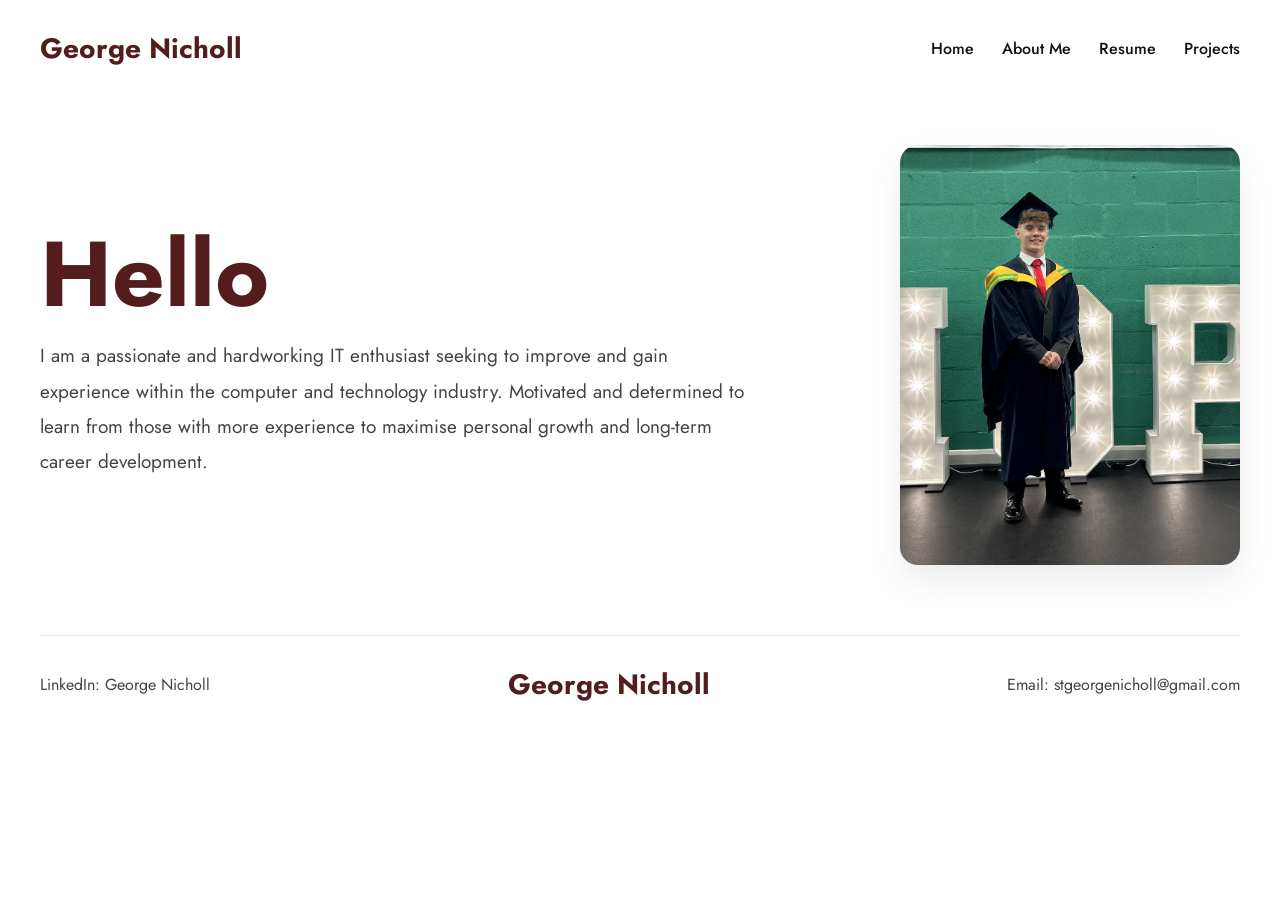
<file: index.html>
<!DOCTYPE html>
<html lang="en">
  <head>
    <meta charset="UTF-8" />
    <meta name="viewport" content="width=device-width, initial-scale=1.0" />
    <title>George Nicholl | Home</title>
    <link rel="stylesheet" href="./styles.css" />
  </head>
  <body>
    <section id="header">
      <div class="container">
        <nav>
          <div class="logo">
            <h1>George Nicholl</h1>
          </div>

          <ul class="nav-links">
            <li><a href="./index.html">Home</a></li>
            <li><a href="./about.html">About Me</a></li>
            <li><a href="./resume.html">Resume</a></li>
            <li><a href="./projects.html">Projects</a></li>
          </ul>

          <div class="menu-btn">☰</div>
          </div>
        </nav>
      </div>
    </section>

    <section id="about">
      <div class="container about-layout">
        <div class="about-content">
          <h1>Hello</h1>
          <p>
            I am a passionate and hardworking IT enthusiast seeking to improve
            and gain experience within the computer and technology industry.
            Motivated and determined to learn from those with more experience to
            maximise personal growth and long-term career development.
          </p>
        </div>

        <div class="about-img">
          <img src="./img/Graduation.jpeg" alt="George Nicholl graduation photo" />
        </div>
      </div>
    </section>

    <footer class="container">
      <ul class="footerlinks">
        <li><p>LinkedIn: <a href="https://www.linkedin.com/in/george-nicholl-92921b287/" 
          target="_blank" rel="noopener noreferrer">
          George Nicholl
          </a>
        </p>
      </li>
    </ul>
      

      <h1 class="logo">George Nicholl</h1>

      <p>Email: stgeorgenicholl@gmail.com</p>
    </footer>

    <script>
      const menuBtn = document.querySelector(".menu-btn");
      const navLinks = document.querySelector(".nav-links");

      menuBtn.addEventListener("click", function () {
        navLinks.classList.toggle("active");
      });
    </script>
  </body>
</html>
</file>
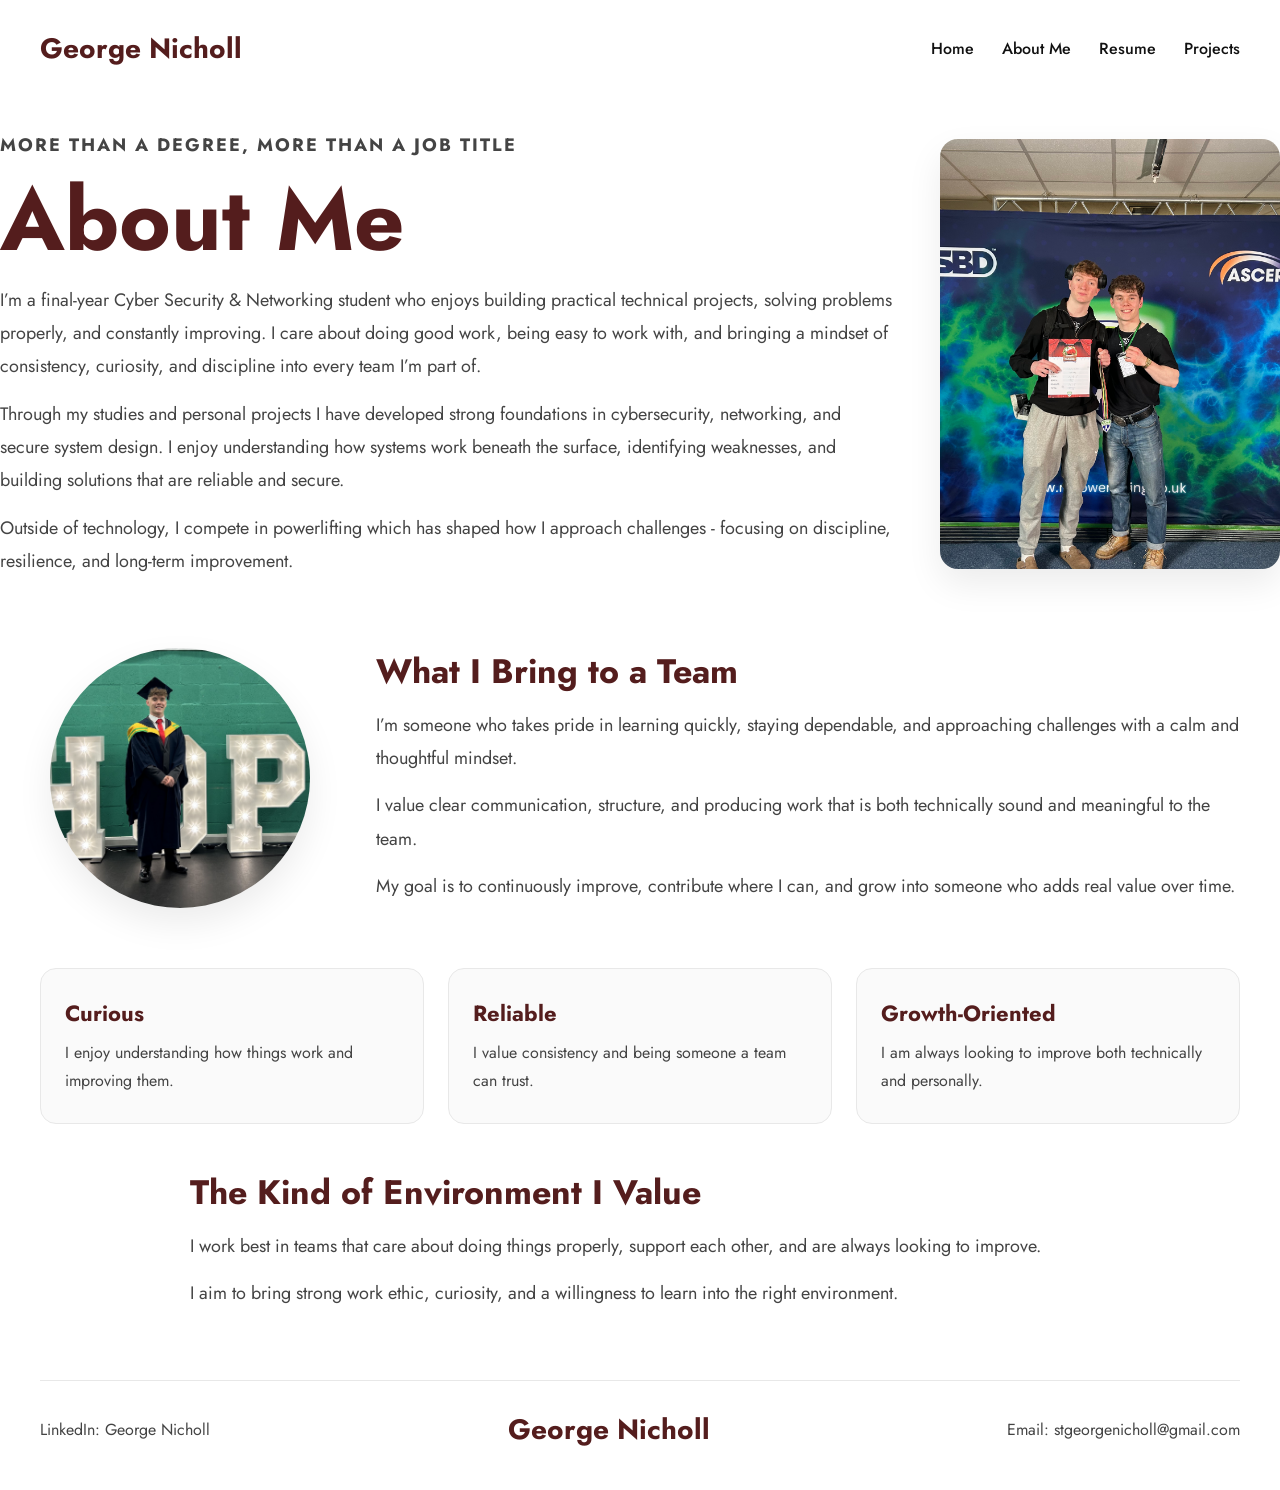
<file: about.html>
<!DOCTYPE html>
<html lang="en">
<head>
  <meta charset="UTF-8">
  <meta name="viewport" content="width=device-width, initial-scale=1.0">
  <title>George Nicholl | About</title>
  <link rel="stylesheet" href="./styles.css">
</head>

<body class="about-page">

<section id="about-header">
  <div class="container">

    <nav>
      <div class="logo">
        <h1>George Nicholl</h1>
      </div>

      <ul class="nav-links">
        <li><a href="./index.html">Home</a></li>
        <li><a href="./about.html">About Me</a></li>
        <li><a href="./resume.html">Resume</a></li>
        <li><a href="./projects.html">Projects</a></li>
      </ul>

      <div class="menu-btn">☰</div>
      </div>
    </nav>

    <!-- HERO SECTION -->
    <div class="about-hero">

      <!-- TEXT -->
      <div class="about-text">
        <p class="about-eyebrow">MORE THAN A DEGREE, MORE THAN A JOB TITLE</p>

        <h1>About Me</h1>

        <p class="about-intro">
          I’m a final-year Cyber Security & Networking student who enjoys
          building practical technical projects, solving problems properly,
          and constantly improving. I care about doing good work, being easy
          to work with, and bringing a mindset of consistency, curiosity,
          and discipline into every team I’m part of.
        </p>

        <p>
          Through my studies and personal projects I have developed strong
          foundations in cybersecurity, networking, and secure system design.
          I enjoy understanding how systems work beneath the surface, identifying
          weaknesses, and building solutions that are reliable and secure.
        </p>

        <p>
          Outside of technology, I compete in powerlifting which has shaped how
          I approach challenges - focusing on discipline, resilience, and long-term
          improvement.
        </p>
      </div>

      <!-- IMAGE -->
      <div class="about-photo">
        <img src="./img/xmas_classic.jpeg" alt="George Nicholl">
      </div>

    </div>

  </div>
</section>


<!-- WHAT I BRING -->
<section class="about-main container">

  <div class="about-image-wrap">
    <div class="about-img">
      <img src="./img/Graduation.jpeg" alt="George Nicholl">
    </div>
  </div>

  <div class="about-text">
    <h2>What I Bring to a Team</h2>

    <p>
      I’m someone who takes pride in learning quickly, staying dependable,
      and approaching challenges with a calm and thoughtful mindset.
    </p>

    <p>
      I value clear communication, structure, and producing work that is both
      technically sound and meaningful to the team.
    </p>

    <p>
      My goal is to continuously improve, contribute where I can, and grow into
      someone who adds real value over time.
    </p>

  </div>

</section>


<!-- VALUES -->
<section class="about-highlights container">

  <div class="highlight-card">
    <h3>Curious</h3>
    <p>I enjoy understanding how things work and improving them.</p>
  </div>

  <div class="highlight-card">
    <h3>Reliable</h3>
    <p>I value consistency and being someone a team can trust.</p>
  </div>

  <div class="highlight-card">
    <h3>Growth-Oriented</h3>
    <p>I am always looking to improve both technically and personally.</p>
  </div>

</section>


<!-- CLOSING -->
<section class="about-closing-section container">
  <h2>The Kind of Environment I Value</h2>

  <p>
    I work best in teams that care about doing things properly, support each
    other, and are always looking to improve.
  </p>

  <p>
    I aim to bring strong work ethic, curiosity, and a willingness to learn
    into the right environment.
  </p>
</section>


    <footer class="container">
      <ul class="footerlinks">
        <li><p>LinkedIn: <a href="https://www.linkedin.com/in/george-nicholl-92921b287/" 
          target="_blank" rel="noopener noreferrer">
          George Nicholl
          </a>
        </p>
      </li>
    </ul>
      

      <h1 class="logo">George Nicholl</h1>

      <p>Email: stgeorgenicholl@gmail.com</p>
    </footer>


<script>
  const menuBtn = document.querySelector(".menu-btn");
  const navLinks = document.querySelector(".nav-links");

  menuBtn.addEventListener("click", function () {
    navLinks.classList.toggle("active");
  });
</script>

</body>
</html>
</file>
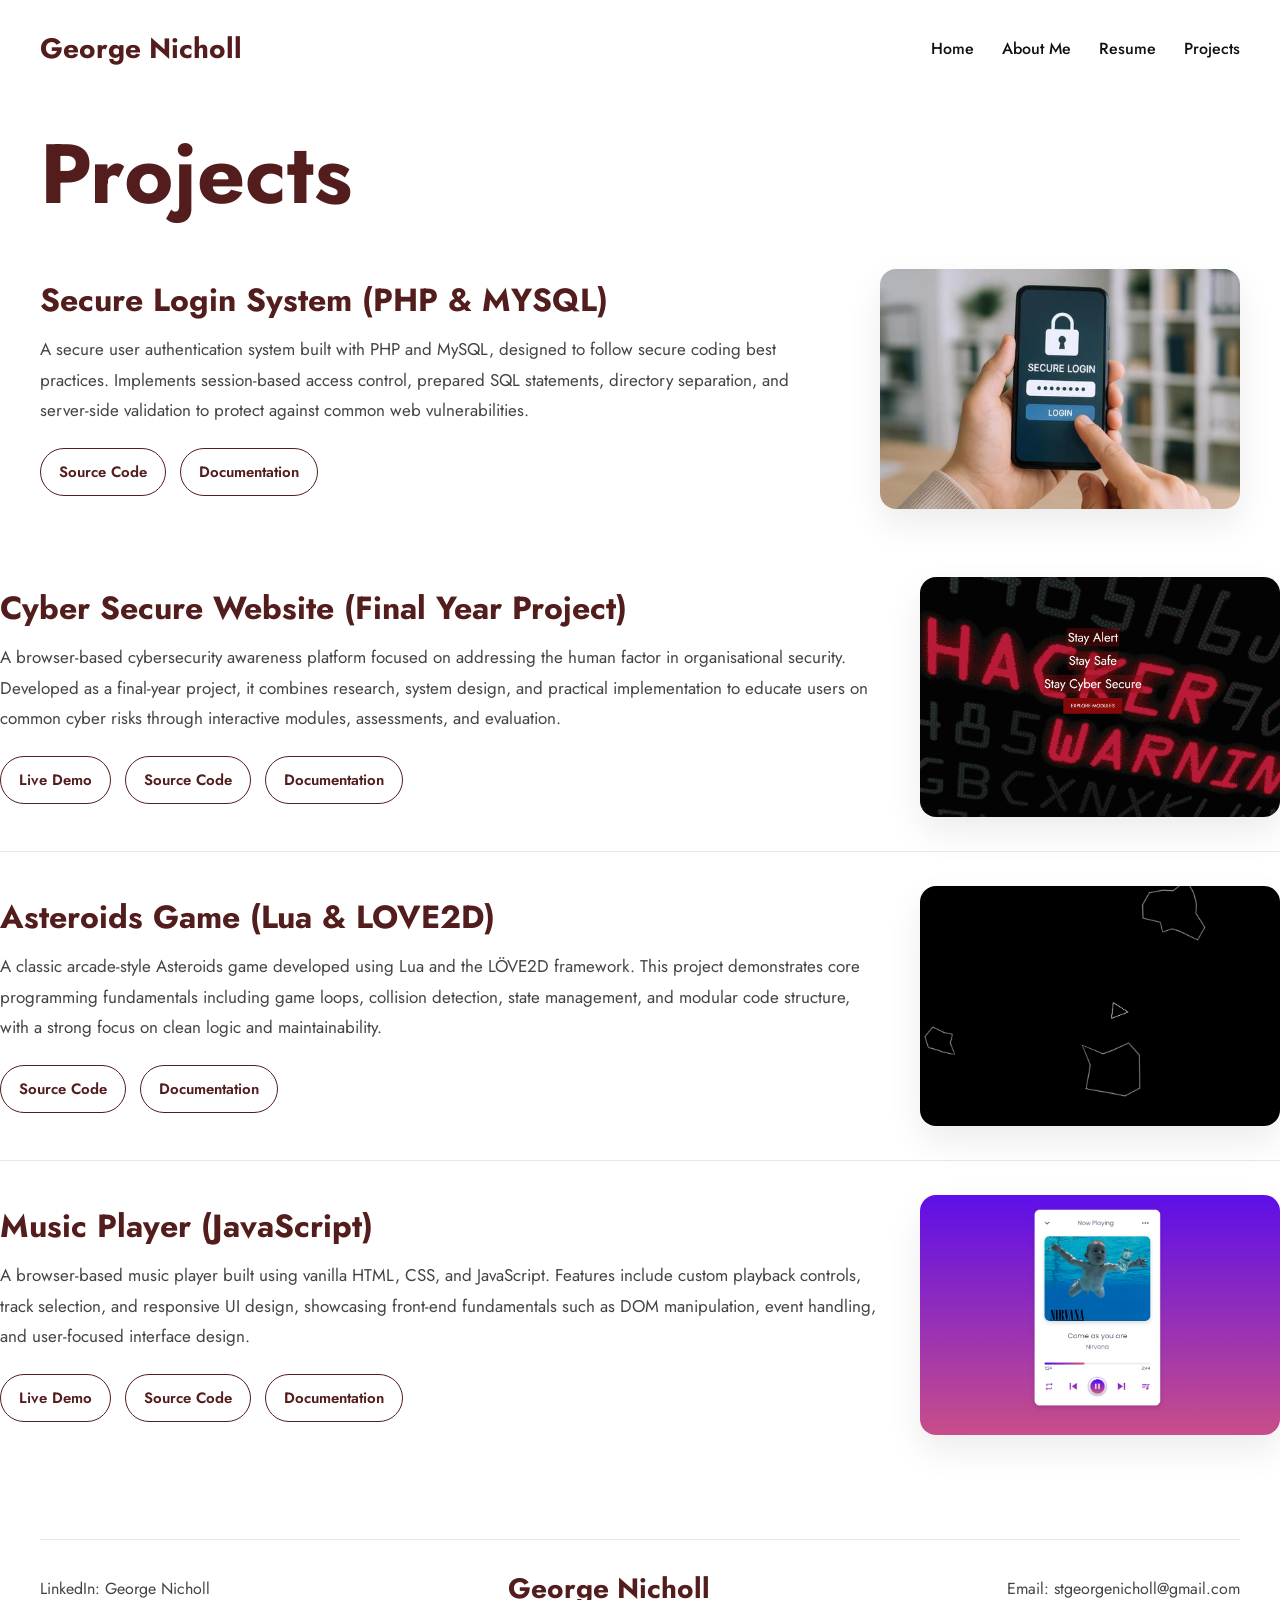
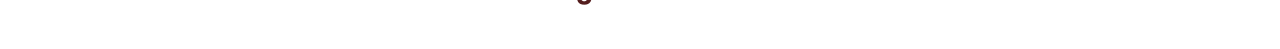
<file: projects.html>
<!DOCTYPE html>
<html lang="en">
  <head>
    <meta charset="UTF-8" />
    <meta name="viewport" content="width=device-width, initial-scale=1.0" />
    <title>George Nicholl | Projects</title>
    <link rel="stylesheet" href="./styles.css" />
  </head>
  <body class="projects-page">
    <section id="services-header">
      <div class="container">
        <nav>
          <div class="logo"><h1>George Nicholl</h1></div>
          <ul class="nav-links">
            <li><a href="./index.html">Home</a></li>
            <li><a href="./about.html">About Me</a></li>
            <li><a href="./resume.html">Resume</a></li>
            <li><a href="./projects.html">Projects</a></li>
          </ul>
          <div class="menu-btn">☰</div>
        </nav>

        <div class="header-content">
          <h1>Projects</h1>
        </div>
      </div>
    </section>

    <section id="services-section">
      <div class="container">
        <div class="service">
          <div class="content">
            <h1>Secure Login System (PHP & MYSQL)</h1>
            <p>
              A secure user authentication system built with PHP and MySQL, designed 
              to follow secure coding best practices. Implements session-based access 
              control, prepared SQL statements, directory separation, and server-side 
              validation to protect against common web vulnerabilities.
            </p>

            <div class="project-actions">
              <a href="https://github.com/GeorgeNicholl01/Secure-Login-System" target="_blank" rel="noopener noreferrer" class="primary-btn">
                Source Code
              </a>

              <a href="PDF's/Secure Login Documentation.pdf" target="_blank" rel="noopener noreferrer" class="primary-btn">
                Documentation
              </a>
            </div>
          </div>

          <img src="img/securelogin.jpeg" alt="Secure Login System Screenshot" />
        </div>
      </div>

        <div class="service">
          <div class="content">
            <h1>Cyber Secure Website (Final Year Project)</h1>
            <p>
              A browser-based cybersecurity awareness platform focused on addressing the 
              human factor in organisational security. Developed as a final-year project, 
              it combines research, system design, and practical implementation to educate 
              users on common cyber risks through interactive modules, assessments, and evaluation.
            </p>

            <div class="project-actions">
              <a href="https://georgenicholl01.github.io/Cyber-Secure/" target="_blank" rel="noopener noreferrer" class="primary-btn">
                Live Demo
              </a>

              <a href="https://github.com/GeorgeNicholl01/Cyber-Secure" target="_blank" rel="noopener noreferrer" class="primary-btn">
                Source Code
              </a>

              <a href="PDF's/Cyber Secure Website Documentation.pdf" target="_blank" rel="noopener noreferrer" class="primary-btn">
                Documentation
              </a>
            </div>
          </div>

          <img src="img/CyberSecure.png" alt="Cyber Secure Screenshot" />
        </div>

        <div class="service">
          <div class="content">
            <h1>Asteroids Game (Lua & LOVE2D)</h1>
            <p>
              A classic arcade-style Asteroids game developed using Lua and the LÖVE2D framework. 
              This project demonstrates core programming fundamentals including game loops, 
              collision detection, state management, and modular code structure, with a strong 
              focus on clean logic and maintainability.
            </p>

            <div class="project-actions">
              <a href="https://github.com/GeorgeNicholl01/Asteroids-LOVE2D" target="_blank" rel="noopener noreferrer" class="primary-btn">
                Source Code
              </a>

              <a href="PDF's/Asteroids Documentation.pdf" target="_blank" rel="noopener noreferrer" class="primary-btn">
                Documentation
              </a>
            </div>
          </div>

          <img src="./img/asteroids.png" alt="Asteroids Game Screenshot" />
        </div>

        <div class="service">
          <div class="content">
            <h1>Music Player (JavaScript)</h1>
            <p>
              A browser-based music player built using vanilla HTML, CSS, and JavaScript. 
              Features include custom playback controls, track selection, and responsive UI 
              design, showcasing front-end fundamentals such as DOM manipulation, event 
              handling, and user-focused interface design.
            </p>

            <div class="project-actions">
              <a href="https://georgenicholl01.github.io/Music-Player/" target="_blank" rel="noopener noreferrer" class="primary-btn">
                Live Demo
              </a>

              <a href="https://github.com/GeorgeNicholl01/Music-Player" target="_blank" rel="noopener noreferrer" class="primary-btn">
                Source Code
              </a>

              <a href="PDF's/Music Player Documentation.pdf" target="_blank" rel="noopener noreferrer" class="primary-btn">
                Documentation
              </a>
            </div>
          </div>

          <img src="img/musicplayer.png" alt="Music Player Screenshot" />
        </div>
    </section>

     <footer class="container">
      <ul class="footerlinks">
        <li><p>LinkedIn: <a href="https://www.linkedin.com/in/george-nicholl-92921b287/" 
          target="_blank" rel="noopener noreferrer">
          George Nicholl
          </a>
        </p>
      </li>
    </ul>
      

      <h1 class="logo">George Nicholl</h1>

      <p>Email: stgeorgenicholl@gmail.com</p>
    </footer>

    <script>
      const menuBtn = document.querySelector(".menu-btn");
      const navLinks = document.querySelector(".nav-links");

      menuBtn.addEventListener("click", () => {
        navLinks.classList.toggle("active");
      });
    </script>
  </body>
</html>
</file>
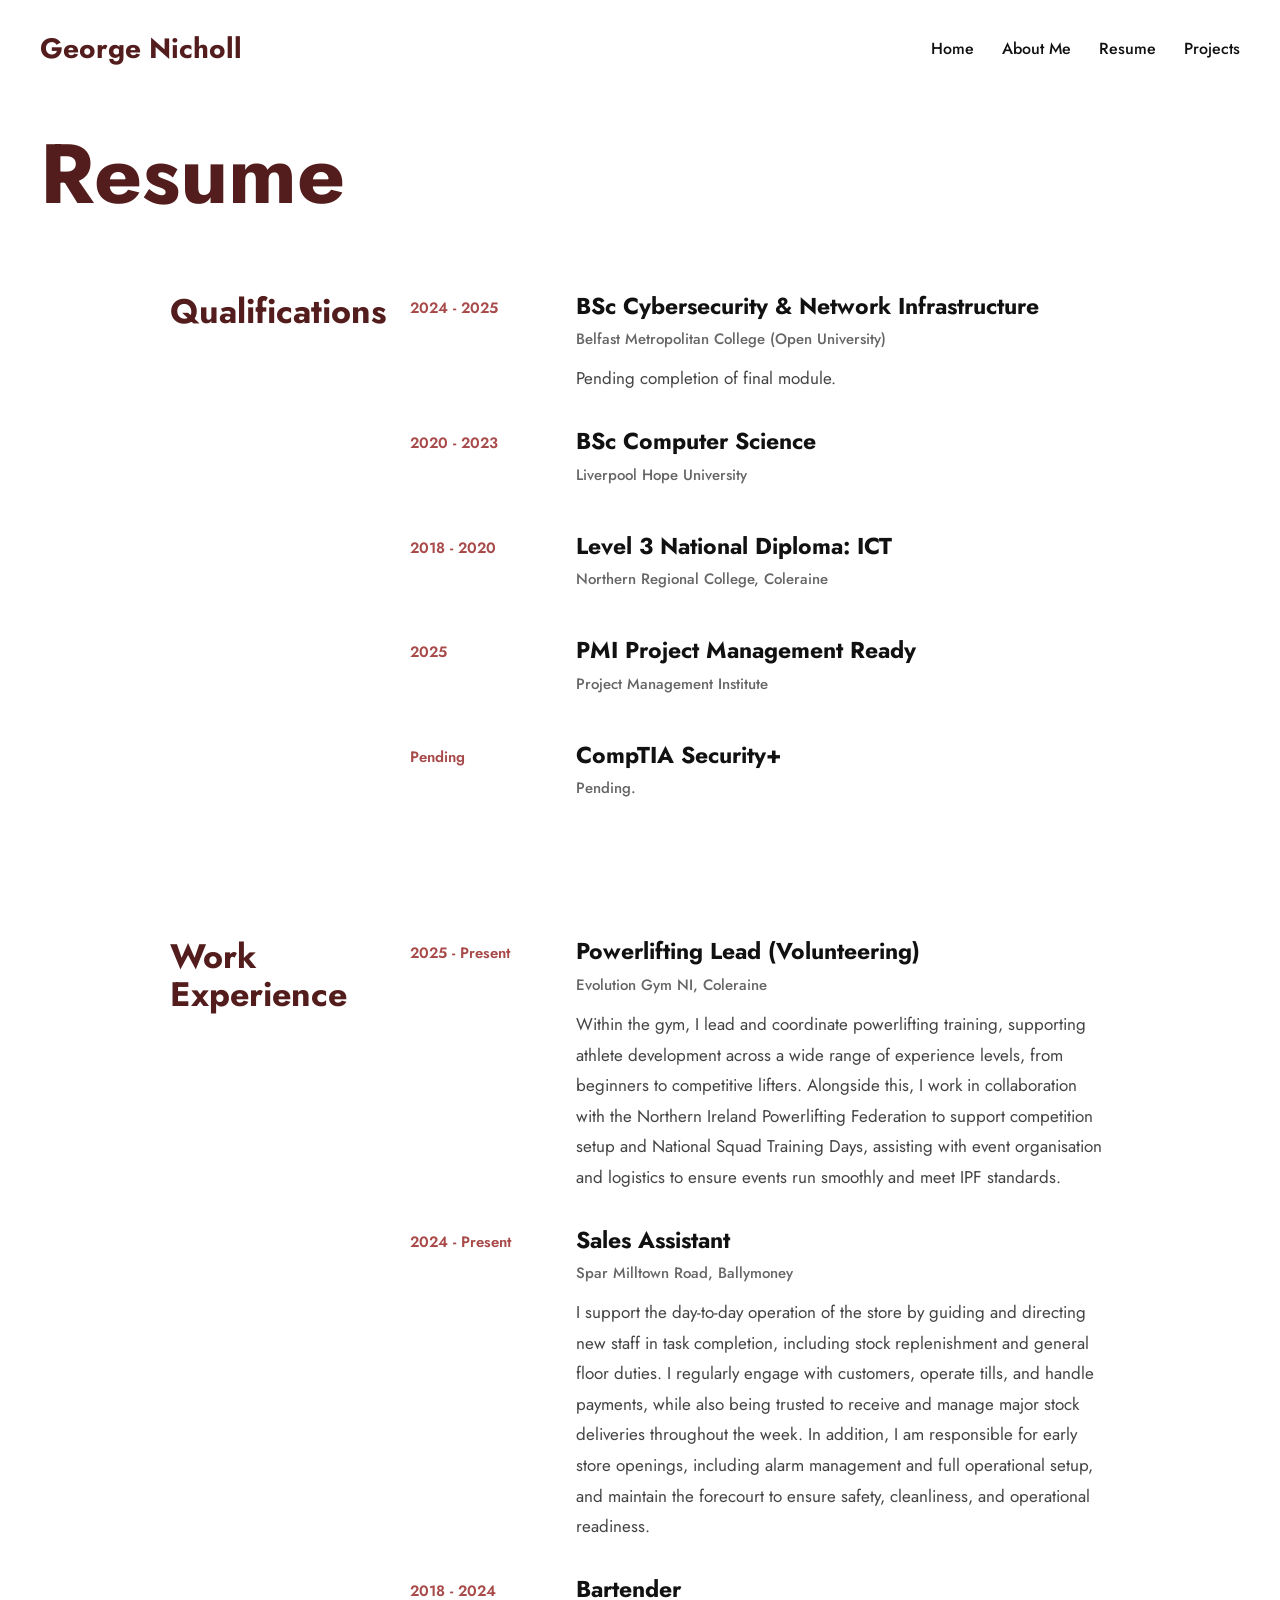
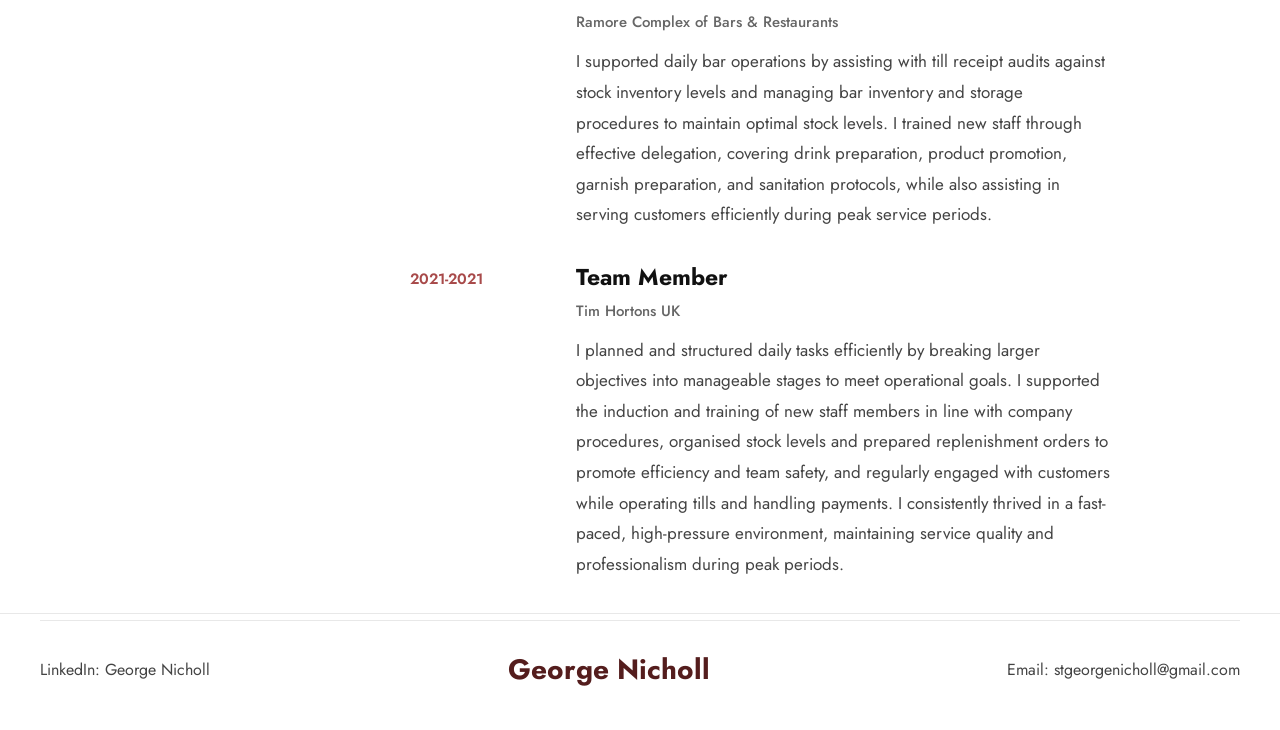
<file: resume.html>
<!DOCTYPE html>
<html lang="en">
  <head>
    <meta charset="UTF-8" />
    <meta name="viewport" content="width=device-width, initial-scale=1.0" />
    <title>George Nicholl | Resume</title>
    <link rel="stylesheet" href="./styles.css" />
  </head>

  <body class="resume-page">

  

    <!-- Header / Nav -->
    <section id="about-header">
      <div class="container">
        <nav>
          <div class="logo"><h1>George Nicholl</h1></div>
          <ul class="nav-links">
            <li><a href="./index.html">Home</a></li>
            <li><a href="./about.html">About Me</a></li>
            <li><a href="./resume.html">Resume</a></li>
            <li><a href="./projects.html">Projects</a></li>
          </ul>
          <div class="menu-btn">☰</div>
        </nav>

        <div class="header-content">
          <h1>Resume</h1>
        </div>
      </div>
    </section>

    <!-- Resume Content -->
    <main class="resume container">

            <!-- EDUCATION / QUALIFICATIONS -->
      <section class="resume-section">
        <div class="resume-left">
          <h2>Qualifications</h2>
        </div>

        <div class="resume-right">
          <div class="resume-entries">
            <article class="resume-entry">
              <div class="resume-dates">2024 - 2025</div>
              <div class="resume-details">
                <h3>BSc Cybersecurity & Network Infrastructure</h3>
                <p class="meta">Belfast Metropolitan College (Open University)</p>
                <p>Pending completion of final module.</p>
              </div>
            </article>

            <article class="resume-entry">
              <div class="resume-dates">2020 - 2023</div>
              <div class="resume-details">
                <h3>BSc Computer Science</h3>
                <p class="meta">Liverpool Hope University</p>
              </div>
            </article>

            <article class="resume-entry">
              <div class="resume-dates">2018 - 2020</div>
              <div class="resume-details">
                <h3>Level 3 National Diploma: ICT</h3>
                <p class="meta">Northern Regional College, Coleraine</p>
              </div>
            </article>

            <article class="resume-entry">
              <div class="resume-dates">2025</div>
              <div class="resume-details">
                <h3>PMI Project Management Ready</h3>
                <p class="meta">Project Management Institute</p>
              </div>
            </article>

            <article class="resume-entry">
              <div class="resume-dates">Pending</div>
              <div class="resume-details">
                <h3>CompTIA Security+</h3>
                <p class="meta">Pending.</p>
              </div>
            </article>
          </div>
        </div>
      </section>
    </main>

      <!-- WORK EXPERIENCE -->
      <section class="resume-section">
        <div class="resume-left">
          <h2>Work<br />Experience</h2>
        </div>

        <div class="resume-right">
          <div class="resume-entries">
            <article class="resume-entry">
              <div class="resume-dates">2025 - Present</div>
              <div class="resume-details">
                <h3>Powerlifting Lead (Volunteering)</h3>
                <p class="meta">Evolution Gym NI, Coleraine</p>
                <p>
                  Within the gym, I lead and coordinate powerlifting training,
                  supporting athlete development across a wide range of experience levels,
                  from beginners to competitive lifters. Alongside this, I work in
                  collaboration with the Northern Ireland Powerlifting Federation to support
                  competition setup and National Squad Training Days, assisting with event
                  organisation and logistics to ensure events run smoothly and meet IPF standards.
                </p>
              </div>
            </article>

            <article class="resume-entry">
              <div class="resume-dates">2024 - Present</div>
              <div class="resume-details">
                <h3>Sales Assistant</h3>
                <p class="meta">Spar Milltown Road, Ballymoney</p>
                <p>
                  I support the day-to-day operation of the store by guiding and directing
                  new staff in task completion, including stock replenishment and general floor
                  duties. I regularly engage with customers, operate tills, and handle
                  payments, while also being trusted to receive and manage major stock deliveries
                  throughout the week. In addition, I am responsible for early store openings,
                  including alarm management and full operational setup, and maintain the
                  forecourt to ensure safety, cleanliness, and operational readiness.
                </p>
              </div>
            </article>

            <article class="resume-entry">
              <div class="resume-dates">2018 - 2024</div>
              <div class="resume-details">
                <h3>Bartender</h3>
                <p class="meta">Ramore Complex of Bars & Restaurants</p>
                <p>
                  I supported daily bar operations by assisting with till receipt audits against
                  stock inventory levels and managing bar inventory and storage procedures to
                  maintain optimal stock levels. I trained new staff through effective
                  delegation, covering drink preparation, product promotion, garnish preparation,
                  and sanitation protocols, while also assisting in serving customers efficiently
                  during peak service periods.
                </p>
              </div>
            </article>

            <article class="resume-entry">
              <div class="resume-dates">2021-2021</div>
              <div class="resume-details">
                <h3>Team Member</h3>
                <p class="meta">Tim Hortons UK</p>
                <p>
                  I planned and structured daily tasks efficiently by breaking larger
                  objectives into manageable stages to meet operational goals. I supported
                  the induction and training of new staff members in line with company
                  procedures, organised stock levels and prepared replenishment orders to
                  promote efficiency and team safety, and regularly engaged with customers
                  while operating tills and handling payments. I consistently thrived in a
                  fast-paced, high-pressure environment, maintaining service quality and
                  professionalism during peak periods.
                </p>
              </div>
            </article>
          </div>
        </div>
      </section>

      <hr class="resume-divider" />

    <!-- Footer -->
    <footer class="container">
      <ul class="footerlinks">
        <li><p>LinkedIn: <a href="https://www.linkedin.com/in/george-nicholl-92921b287/" 
          target="_blank" rel="noopener noreferrer">
          George Nicholl
          </a>
        </p>
      </li>
    </ul>
      

      <h1 class="logo">George Nicholl</h1>

      <p>Email: stgeorgenicholl@gmail.com</p>
    </footer>

    <script>
      const menuBtn = document.querySelector(".menu-btn");
      const navLinks = document.querySelector(".nav-links");

      if (menuBtn) {
        menuBtn.addEventListener("click", function () {
          navLinks.classList.toggle("active");
        });
      }
    </script>
  </body>
</html>
</file>
<file: styles.css>
@import url("https://fonts.googleapis.com/css2?family=Jost:wght@400;500;600;700&display=swap");

/* =========================
   RESET / GLOBAL
========================= */
* {
  margin: 0;
  padding: 0;
  box-sizing: border-box;
}

html,
body {
  overflow-x: hidden;
}

body {
  font-family: "Jost", sans-serif;
  background: #ffffff;
  color: #111111;
  word-wrap: break-word;
}

img {
  display: block;
  max-width: 100%;
}

a {
  text-decoration: none;
  color: inherit;
}

ul {
  list-style: none;
}

/* =========================
   VARIABLES
========================= */
:root {
  --primary-light: #a84a4a;
  --primary-dark: #541d1d;
  --text: #111111;
  --muted: #444444;
  --soft: #666666;
  --line: #e8e8e8;
  --card: #fafafa;
  --max-width: 1200px;
  --radius: 18px;
  --shadow: 0 15px 35px rgba(0, 0, 0, 0.08);
}

/* =========================
   LAYOUT
========================= */
.container {
  width: min(var(--max-width), calc(100% - 48px));
  margin: 0 auto;
}

section {
  width: 100%;
}

.content,
.resume-right,
.about-text {
  min-width: 0;
}

/* =========================
   NAVIGATION
========================= */
nav {
  display: flex;
  align-items: center;
  justify-content: space-between;
  gap: 24px;
  padding: 28px 0 18px;
}

.logo h1,
h1.logo {
  font-size: 28px;
  font-weight: 700;
  color: var(--primary-dark);
}

.nav-links {
  display: flex;
  align-items: center;
  gap: 28px;
}

.nav-links a {
  font-size: 16px;
  font-weight: 500;
  color: var(--text);
  transition: color 0.2s ease, opacity 0.2s ease;
}

.nav-links a:hover {
  color: var(--primary-light);
}

.menu-btn {
  display: none;
  cursor: pointer;
}

.menu-btn img {
  width: 24px;
  height: 24px;
}

/* =========================
   HEADER TITLES
========================= */
.header-content {
  padding: 48px 0 30px;
}

.header-content h1 {
  font-size: clamp(48px, 8vw, 84px);
  line-height: 0.95;
  color: var(--primary-dark);
}

/* =========================
   HOME PAGE
========================= */
#header {
  padding-bottom: 10px;
}

#about {
  padding: 48px 0 70px;
}

.about-layout {
  display: grid;
  grid-template-columns: minmax(0, 1fr) 340px;
  gap: 56px;
  align-items: center;
}

.about-content h1 {
  font-size: clamp(52px, 9vw, 92px);
  line-height: 0.95;
  color: var(--primary-dark);
  margin-bottom: 20px;
}

.about-content p {
  font-size: 19px;
  line-height: 1.85;
  color: var(--muted);
  max-width: 720px;
}

.about-img {
  justify-self: end;
  width: 340px;
  height: 420px;
  overflow: hidden;
  border-radius: var(--radius);
  box-shadow: var(--shadow);
}

.about-img img {
  width: 100%;
  height: 100%;
  object-fit: cover;
}

/* =========================
   ABOUT PAGE
========================= */
#about-header {
  padding-bottom: 20px;
}

.about-hero {
  display: grid;
  grid-template-columns: minmax(0, 1fr) 340px;
  gap: 48px;
  align-items: center;
  padding: 42px 0 20px;
}

.about-hero .about-text {
  min-width: 0;
}

.about-eyebrow {
  font-size: 13px;
  letter-spacing: 2px;
  text-transform: uppercase;
  font-weight: 700;
  color: var(--primary-light);
  margin-bottom: 16px;
}

.about-hero .about-text h1 {
  font-size: clamp(48px, 8vw, 88px);
  line-height: 0.95;
  color: var(--primary-dark);
  margin-bottom: 22px;
}

.about-intro,
.about-hero .about-text p,
.about-main .about-text p,
.about-closing-section p {
  font-size: 18px;
  line-height: 1.85;
  color: var(--muted);
}

.about-hero .about-text p + p,
.about-main .about-text p + p,
.about-closing-section p + p {
  margin-top: 14px;
}

.about-photo {
  justify-self: end;
  width: 340px;
  height: 430px;
  overflow: hidden;
  border-radius: var(--radius);
  box-shadow: var(--shadow);
}

.about-photo img {
  width: 100%;
  height: 100%;
  object-fit: cover;
}

.about-main {
  display: grid;
  grid-template-columns: 280px minmax(0, 1fr);
  gap: 56px;
  align-items: center;
  padding: 30px 0 18px;
}

.about-image-wrap {
  display: flex;
  justify-content: center;
}

.about-main .about-img {
  width: 260px;
  height: 260px;
  border-radius: 50%;
}

.about-main .about-text h2,
.about-closing-section h2,
.resume-left h2 {
  font-size: 34px;
  line-height: 1.1;
  color: var(--primary-dark);
  margin-bottom: 18px;
}

.about-highlights {
  display: grid;
  grid-template-columns: repeat(3, minmax(0, 1fr));
  gap: 24px;
  padding: 42px 0;
}

.highlight-card {
  background: var(--card);
  border: 1px solid var(--line);
  border-radius: 16px;
  padding: 28px 24px;
  transition: transform 0.2s ease, box-shadow 0.2s ease;
}

.highlight-card:hover {
  transform: translateY(-4px);
  box-shadow: 0 12px 28px rgba(0, 0, 0, 0.06);
}

.highlight-card h3 {
  font-size: 22px;
  color: var(--primary-dark);
  margin-bottom: 10px;
}

.highlight-card p {
  font-size: 16px;
  line-height: 1.75;
  color: var(--muted);
}

.about-closing-section {
  max-width: 900px;
  padding: 8px 0 70px;
}

/* =========================
   RESUME PAGE
========================= */
#resume-header {
  padding-bottom: 16px;
}

.resume {
  padding-bottom: 70px;
}

.resume-section {
  display: grid;
  grid-template-columns: 200px 700px;
  gap: 40px;
  padding: 28px 0;
  justify-content: center;
}

.resume-right {
  min-width: 0;
}

.resume-entries {
  display: flex;
  flex-direction: column;
  gap: 34px;
}

.resume-entry {
  display: grid;
  grid-template-columns: 140px minmax(0, 1fr);
  gap: 26px;
}

.resume-dates {
  font-size: 15px;
  font-weight: 600;
  color: var(--primary-light);
  padding-top: 4px;
}

.resume-details h3 {
  font-size: 23px;
  line-height: 1.2;
  color: var(--text);
  margin-bottom: 6px;
}

.resume-details .meta {
  font-size: 15px;
  font-weight: 500;
  color: var(--soft);
  margin-bottom: 10px;
}

.resume-details p {
  font-size: 17px;
  line-height: 1.8;
  color: var(--muted);
}

.resume-divider {
  border: none;
  border-top: 1px solid var(--line);
  margin: 6px 0;
}

.resume-left h2 {
  white-space: nowrap;
}

/* =========================
   PROJECTS PAGE
========================= */
#projects-header,
#services-header {
  padding-bottom: 16px;
}

#projects-section,
#services-section {
  padding-bottom: 70px;
}

.service {
  display: grid;
  grid-template-columns: minmax(0, 1fr) 360px;
  gap: 42px;
  align-items: center;
  padding: 34px 0;
  border-bottom: 1px solid var(--line);
}

.service:first-child {
  padding-top: 8px;
}

.service:last-child {
  border-bottom: none;
}

.service img {
  width: 100%;
  height: 240px;
  object-fit: cover;
  border-radius: 16px;
  box-shadow: var(--shadow);
}

.service .content h1 {
  font-size: 32px;
  line-height: 1.15;
  color: var(--primary-dark);
  margin-bottom: 16px;
}

.service .content p {
  font-size: 17px;
  line-height: 1.8;
  color: var(--muted);
}

.project-actions {
  display: flex;
  flex-wrap: wrap;
  gap: 14px;
  margin-top: 22px;
}

.primary-btn {
  display: inline-flex;
  align-items: center;
  justify-content: center;
  padding: 12px 18px;
  border: 1px solid var(--primary-dark);
  border-radius: 999px;
  color: var(--primary-dark);
  font-weight: 600;
  font-size: 15px;
  transition: all 0.2s ease;
}

.primary-btn:hover {
  background: var(--primary-dark);
  color: #ffffff;
}

/* =========================
   FOOTER
========================= */
footer {
  border-top: 1px solid var(--line);
  padding: 28px 0 40px;
  display: flex;
  align-items: center;
  justify-content: space-between;
  gap: 20px;
  flex-wrap: wrap;
}

.footerlinks p,
footer p {
  font-size: 16px;
  color: var(--muted);
}

/* =========================
   RESPONSIVE
========================= */
@media (max-width: 1200px) {
  .container {
    width: min(var(--max-width), calc(100% - 40px));
  }

  .about-layout {
    grid-template-columns: minmax(0, 1fr) 300px;
    gap: 40px;
  }

  .about-hero {
    grid-template-columns: minmax(0, 1fr) 300px;
    gap: 40px;
  }

  .resume-section {
    grid-template-columns: 180px minmax(0, 1fr);
    gap: 36px;
  }

  .service {
    grid-template-columns: minmax(0, 1fr) 320px;
    gap: 32px;
  }
}

@media (max-width: 980px) {
  .about-layout,
  .about-hero,
  .resume-section,
  .service,
  .about-main {
    grid-template-columns: 1fr;
    gap: 28px;
  }

  .about-img,
  .about-photo {
    justify-self: start;
  }

  .about-img,
  .about-photo {
    width: min(100%, 340px);
  }

  .resume-entry {
    grid-template-columns: 1fr;
    gap: 10px;
  }

  .resume-left h2 br {
    display: none;
  }

  .service img {
    width: 100%;
    height: auto;
    max-height: 320px;
    object-fit: contain;
  }

  .resume-details p {
    max-width: 100%;
  }
}

@media (max-width: 768px) {
  nav {
    position: relative;
    padding: 22px 0 14px;
  }

  .menu-btn {
    display: block;
  }

  .nav-links {
    display: none;
    position: absolute;
    top: 64px;
    right: 0;
    width: 220px;
    background: #ffffff;
    border: 1px solid var(--line);
    border-radius: 16px;
    box-shadow: 0 12px 30px rgba(0, 0, 0, 0.08);
    padding: 16px;
    flex-direction: column;
    align-items: flex-start;
    gap: 14px;
    z-index: 50;
  }

  .nav-links.active {
    display: flex;
  }

  .container {
    width: min(var(--max-width), calc(100% - 28px));
  }

  .header-content {
    padding: 30px 0 18px;
  }

  .header-content h1,
  .about-content h1,
  .about-hero .about-text h1 {
    line-height: 1;
  }

  .logo h1,
  h1.logo {
    font-size: 24px;
  }

  .about-layout,
  .about-hero,
  .about-main {
    gap: 24px;
  }

  .about-main {
    padding: 20px 0 12px;
  }

  .about-main .about-img {
    width: 200px;
    height: 200px;
  }

  .about-content p,
  .about-intro,
  .about-hero .about-text p,
  .about-main .about-text p,
  .about-closing-section p,
  .resume-details p,
  .service .content p {
    font-size: 16px;
    line-height: 1.7;
  }

  .about-highlights {
    grid-template-columns: 1fr;
    gap: 18px;
  }

  .highlight-card {
    padding: 22px 18px;
  }

  .resume {
    padding-bottom: 50px;
  }

  .resume-section {
    padding: 20px 0;
  }

  .resume-left h2,
  .about-main .about-text h2,
  .about-closing-section h2 {
    font-size: 28px;
    margin-bottom: 12px;
  }

  .resume-entry {
    gap: 8px;
  }

  .resume-details h3 {
    font-size: 21px;
  }

  .resume-dates,
  .resume-details .meta {
    font-size: 14px;
  }

  .service {
    gap: 20px;
    padding: 24px 0;
  }

  .service .content h1 {
    font-size: 26px;
    margin-bottom: 12px;
  }

  .service img {
    max-height: 240px;
    border-radius: 14px;
  }

  .project-actions {
    gap: 10px;
    margin-top: 18px;
  }

  .primary-btn {
    padding: 10px 16px;
    font-size: 14px;
  }

  footer {
    flex-direction: column;
    align-items: flex-start;
    gap: 10px;
  }
}

@media (max-width: 480px) {
  .container {
    width: min(var(--max-width), calc(100% - 20px));
  }

  nav {
    gap: 12px;
  }

  .logo h1,
  h1.logo {
    font-size: 21px;
  }

  .header-content {
    padding: 24px 0 16px;
  }

  .header-content h1 {
    font-size: clamp(36px, 12vw, 52px);
  }

  .about-content h1,
  .about-hero .about-text h1 {
    font-size: clamp(36px, 12vw, 54px);
  }

  .about-content p,
  .about-intro,
  .about-hero .about-text p,
  .about-main .about-text p,
  .about-closing-section p,
  .resume-details p,
  .service .content p {
    font-size: 15px;
    line-height: 1.65;
  }

  .about-img,
  .about-photo {
    width: 100%;
    height: auto;
  }

  .about-img img,
  .about-photo img {
    width: 100%;
    height: auto;
    object-fit: cover;
  }

  .about-main .about-img {
    width: 170px;
    height: 170px;
  }

  .highlight-card h3 {
    font-size: 20px;
  }

  .resume-left h2,
  .about-main .about-text h2,
  .about-closing-section h2 {
    font-size: 24px;
  }

  .resume-details h3 {
    font-size: 19px;
  }

  .service .content h1 {
    font-size: 23px;
  }

  .service img {
    max-height: 200px;
  }

  .project-actions {
    flex-direction: column;
    align-items: stretch;
  }

  .primary-btn {
    width: 100%;
    justify-content: center;
  }

  .nav-links {
    width: 200px;
    top: 58px;
  }
}
</file>
